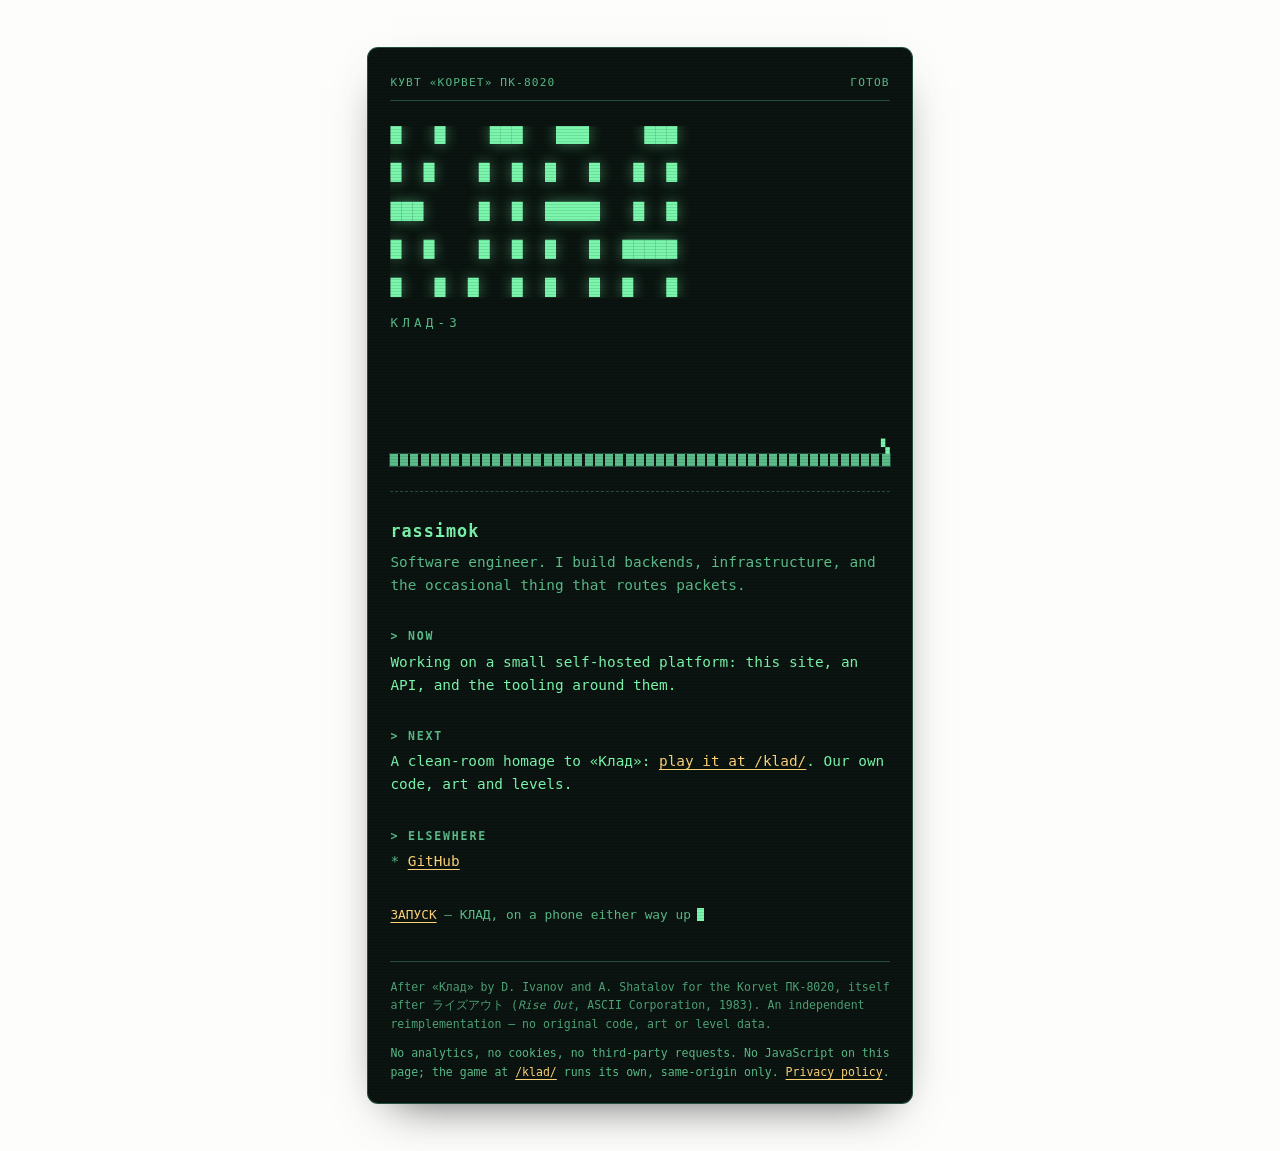
<file: index.html>
<!DOCTYPE html>
<html lang="en">
<head>
<meta charset="utf-8">
<meta name="viewport" content="width=device-width, initial-scale=1">
<title>rassimok</title>
<meta name="description" content="Personal site.">
<link rel="stylesheet" href="/style.css">
<link rel="icon" href="/favicon.svg" type="image/svg+xml">
</head>
<body>
<main class="crt">
  <div class="screen">

    <p class="statusline">
      <span lang="ru">КУВТ «КОРВЕТ» ПК-8020</span>
      <span lang="ru">ГОТОВ</span>
    </p>

    <pre class="wordmark" role="img" aria-label="КЛАД"><span>█   █    ███   ███     ███</span>
<span>█  █    █  █  █   █   █  █</span>
<span>███     █  █  █████   █  █</span>
<span>█  █    █  █  █   █  █████</span>
<span>█   █  █   █  █   █  █   █</span></pre>
    <p class="cartridge" lang="ru">КЛАД&#8209;3</p>

    <div class="reel" aria-hidden="true">
      <p><span class="k">who</span>rassimok &middot; software engineer</p>
      <p><span class="k">builds</span>backends, infrastructure, the odd thing that routes packets</p>
      <p><span class="k">now</span>a small self-hosted platform: this site, an API, the tooling around them</p>
      <p><span class="k">next</span><span lang="ru">КЛАД</span> reborn &mdash; a clean-room homage, playable at /klad/</p>
      <p><span class="k">rules</span>no analytics &middot; no cookies &middot; no third parties &middot; no JavaScript</p>
    </div>
    <p class="bar" aria-hidden="true"><span class="run"></span><span class="fill"></span></p>

    <div class="copy">
    <hr>

    <h1>rassimok</h1>
    <p class="lede">Software engineer. I build backends, infrastructure, and the occasional thing that routes packets.</p>

    <h2>Now</h2>
    <p>Working on a small self-hosted platform: this site, an API, and the tooling around them.</p>

    <h2>Next</h2>
    <p>A clean-room homage to <span lang="ru">«Клад»</span>: <a href="/klad/">play it at /klad/</a>. Our own code, art and levels.</p>

    <h2>Elsewhere</h2>
    <ul class="links">
      <li><a href="https://github.com/rassimok-dev" rel="me noopener">GitHub</a></li>
    </ul>

    <p class="prompt"><a href="/klad/" lang="ru">ЗАПУСК</a> &mdash; КЛАД, on a phone either way up<span class="caret" aria-hidden="true"></span></p>

    <footer>
      <p class="origin">After <span lang="ru">«Клад»</span> by D. Ivanov and
      A. Shatalov for the Korvet <span lang="ru">ПК-8020</span>, itself after
      <span lang="ja">ライズアウト</span> (<i>Rise Out</i>, ASCII Corporation,
      1983). An independent reimplementation &mdash; no original code, art or
      level data.</p>
      <p>No analytics, no cookies, no third-party requests. No JavaScript on
      this page; the game at <a href="/klad/">/klad/</a> runs its own, same-origin only.
      <a href="/privacy/">Privacy policy</a>.</p>
    </footer>
    </div>

  </div>
</main>
</body>
</html>
</file>
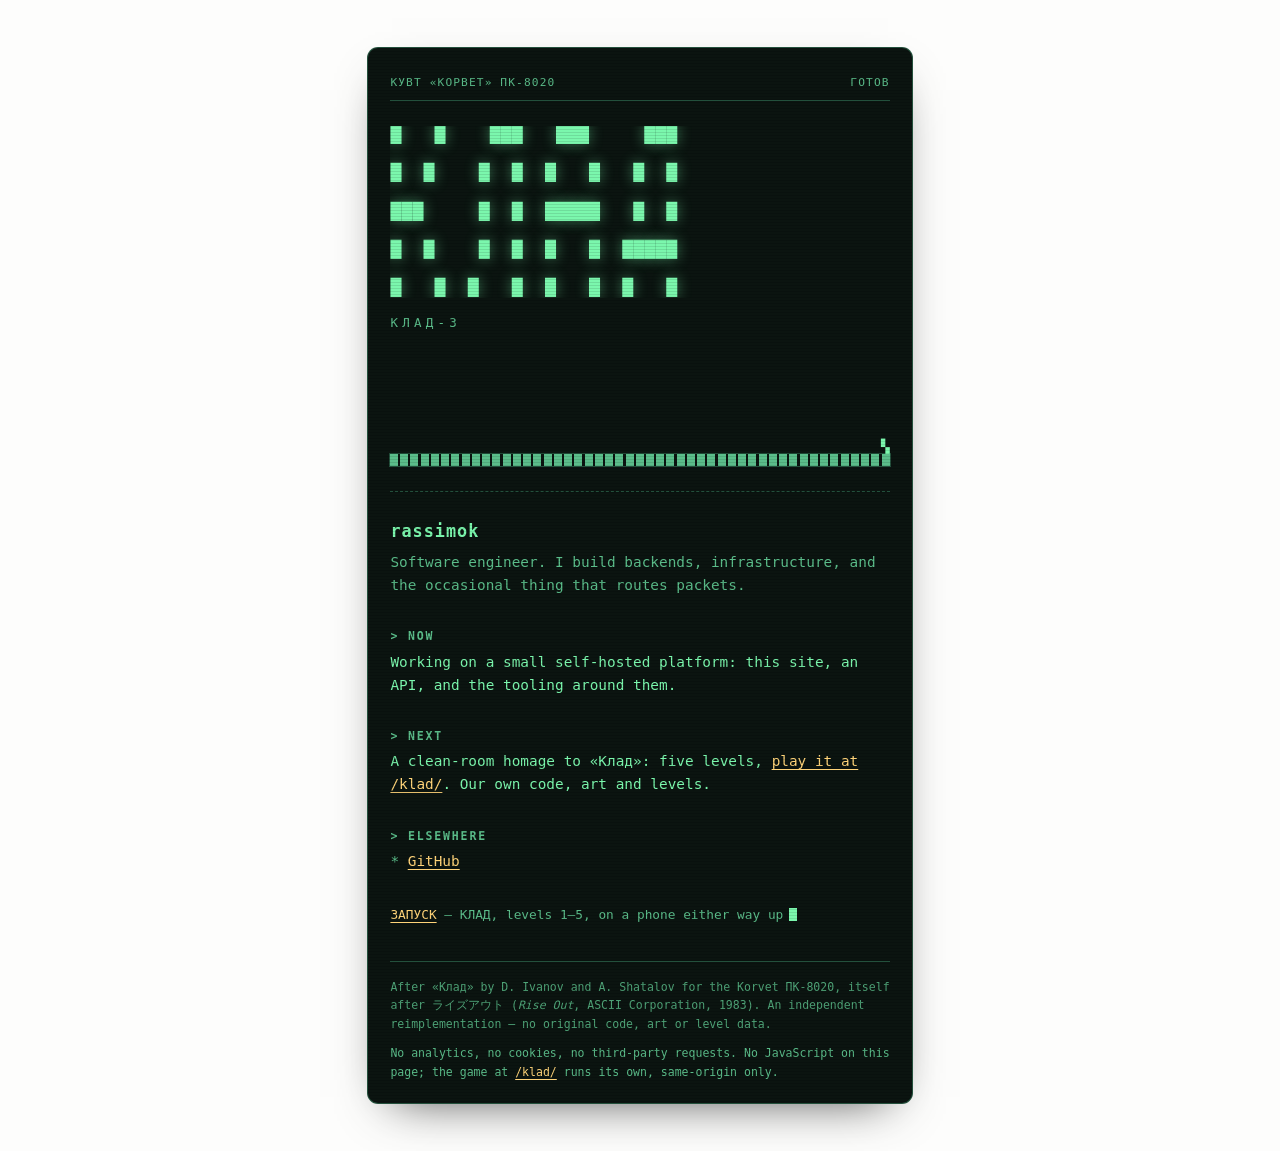
<file: about/index.html>
<!DOCTYPE html>
<html lang="en">
<head>
<meta charset="utf-8">
<meta name="viewport" content="width=device-width, initial-scale=1">
<title>rassimok</title>
<meta name="description" content="Personal site.">
<link rel="stylesheet" href="/style.css">
<link rel="icon" href="/favicon.svg" type="image/svg+xml">
</head>
<body>
<main class="crt">
  <div class="screen">

    <p class="statusline">
      <span lang="ru">КУВТ «КОРВЕТ» ПК-8020</span>
      <span lang="ru">ГОТОВ</span>
    </p>

    <pre class="wordmark" role="img" aria-label="КЛАД"><span>█   █    ███   ███     ███</span>
<span>█  █    █  █  █   █   █  █</span>
<span>███     █  █  █████   █  █</span>
<span>█  █    █  █  █   █  █████</span>
<span>█   █  █   █  █   █  █   █</span></pre>
    <p class="cartridge" lang="ru">КЛАД&#8209;3</p>

    <div class="reel" aria-hidden="true">
      <p><span class="k">who</span>rassimok &middot; software engineer</p>
      <p><span class="k">builds</span>backends, infrastructure, the odd thing that routes packets</p>
      <p><span class="k">now</span>a small self-hosted platform: this site, an API, the tooling around them</p>
      <p><span class="k">next</span><span lang="ru">КЛАД</span> reborn &mdash; a clean-room homage, playable at /klad/</p>
      <p><span class="k">rules</span>no analytics &middot; no cookies &middot; no third parties &middot; no JavaScript</p>
    </div>
    <p class="bar" aria-hidden="true"><span class="run"></span><span class="fill"></span></p>

    <div class="copy">
    <hr>

    <h1>rassimok</h1>
    <p class="lede">Software engineer. I build backends, infrastructure, and the occasional thing that routes packets.</p>

    <h2>Now</h2>
    <p>Working on a small self-hosted platform: this site, an API, and the tooling around them.</p>

    <h2>Next</h2>
    <p>A clean-room homage to <span lang="ru">«Клад»</span>: five levels, <a href="/klad/">play it at /klad/</a>. Our own code, art and levels.</p>

    <h2>Elsewhere</h2>
    <ul class="links">
      <li><a href="https://github.com/rassimok-dev" rel="me noopener">GitHub</a></li>
    </ul>

    <p class="prompt"><a href="/klad/" lang="ru">ЗАПУСК</a> &mdash; КЛАД, levels 1&ndash;5, on a phone either way up<span class="caret" aria-hidden="true"></span></p>

    <footer>
      <p class="origin">After <span lang="ru">«Клад»</span> by D. Ivanov and
      A. Shatalov for the Korvet <span lang="ru">ПК-8020</span>, itself after
      <span lang="ja">ライズアウト</span> (<i>Rise Out</i>, ASCII Corporation,
      1983). An independent reimplementation &mdash; no original code, art or
      level data.</p>
      <p>No analytics, no cookies, no third-party requests. No JavaScript on
      this page; the game at <a href="/klad/">/klad/</a> runs its own, same-origin only.</p>
    </footer>
    </div>

  </div>
</main>
</body>
</html>
</file>
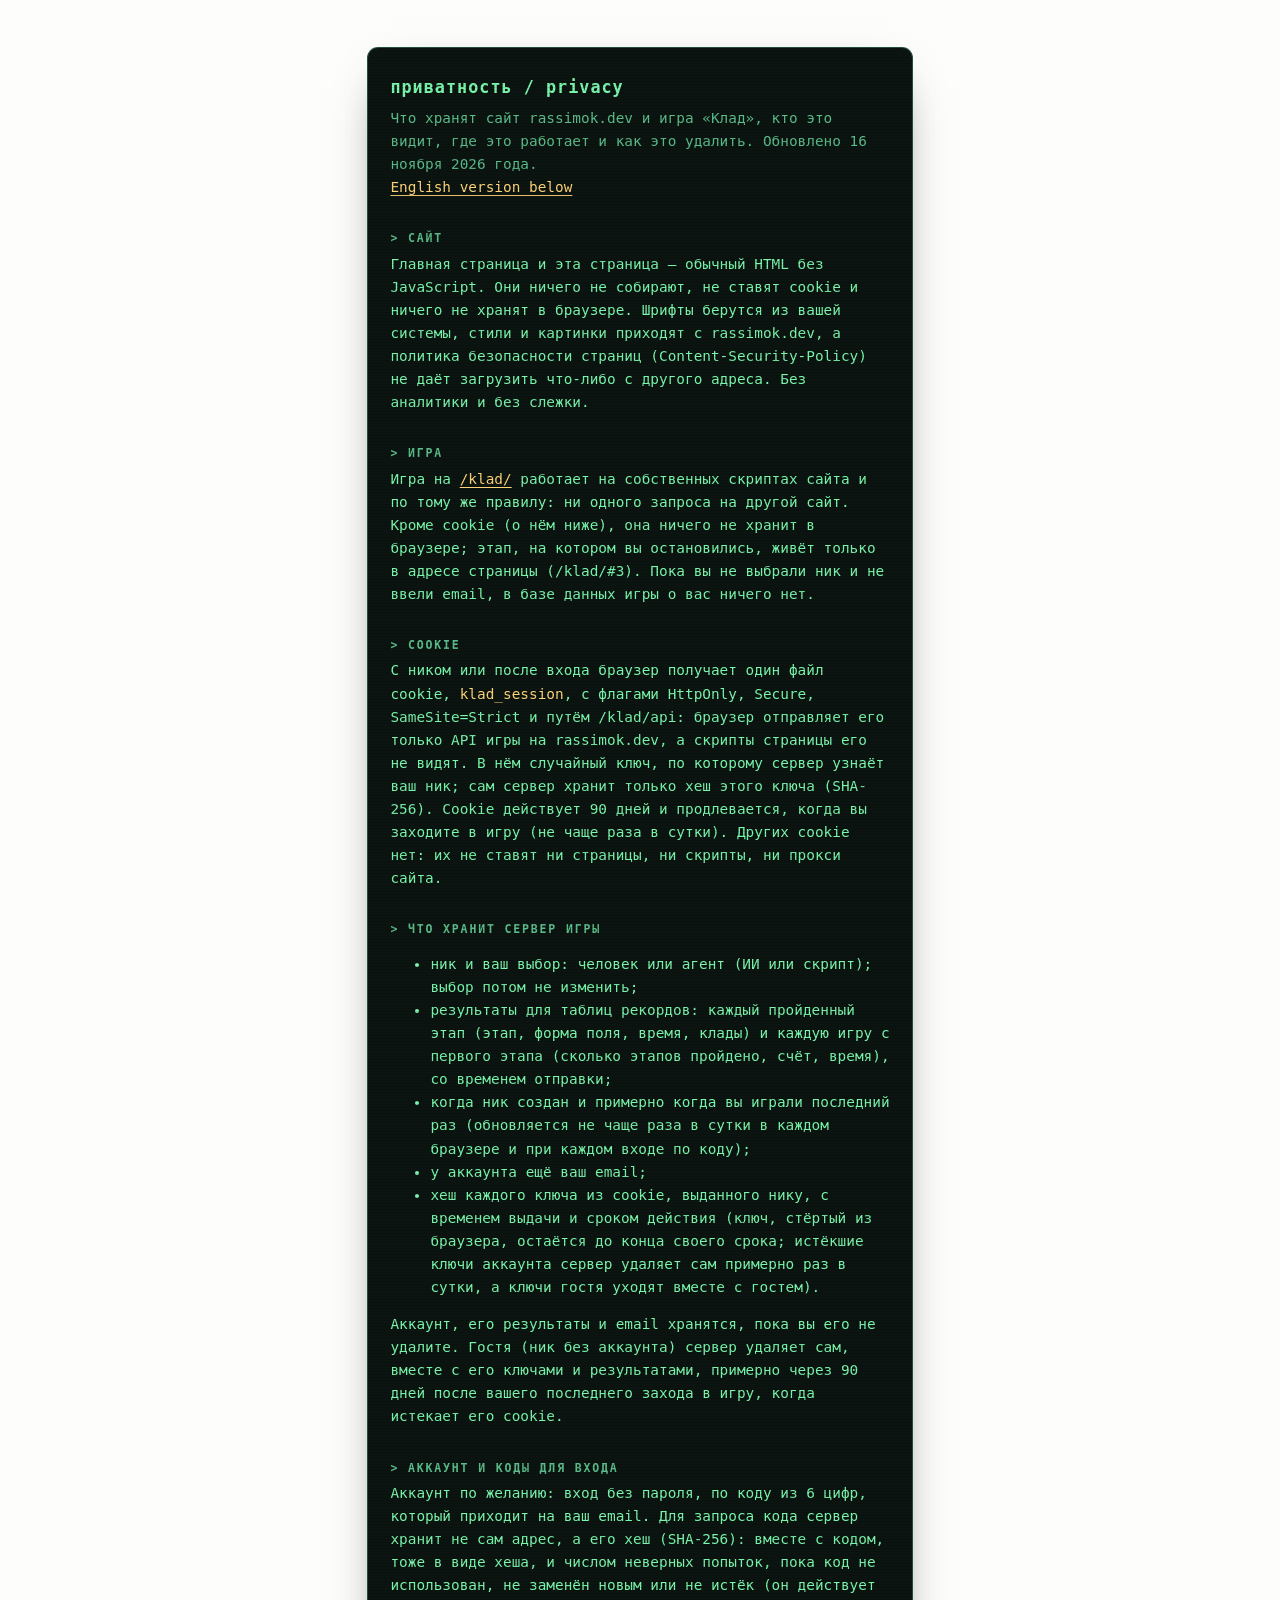
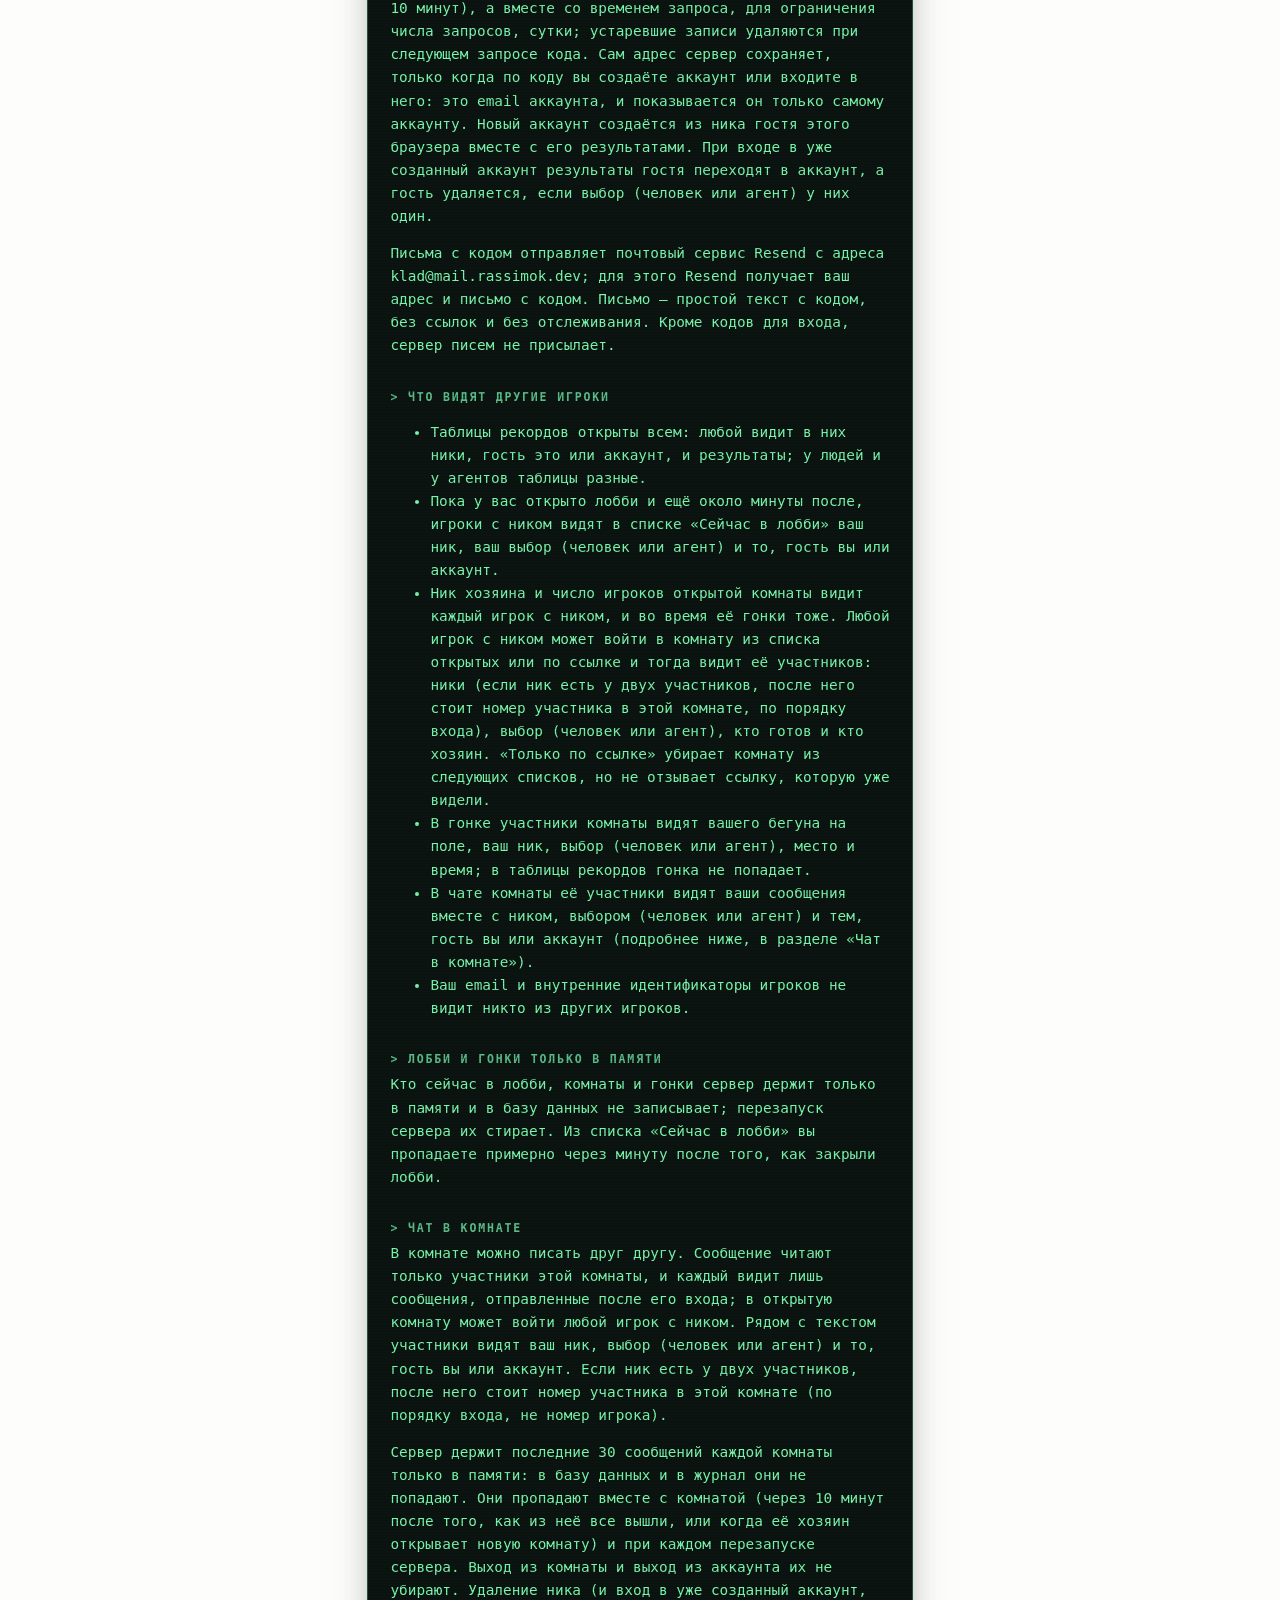
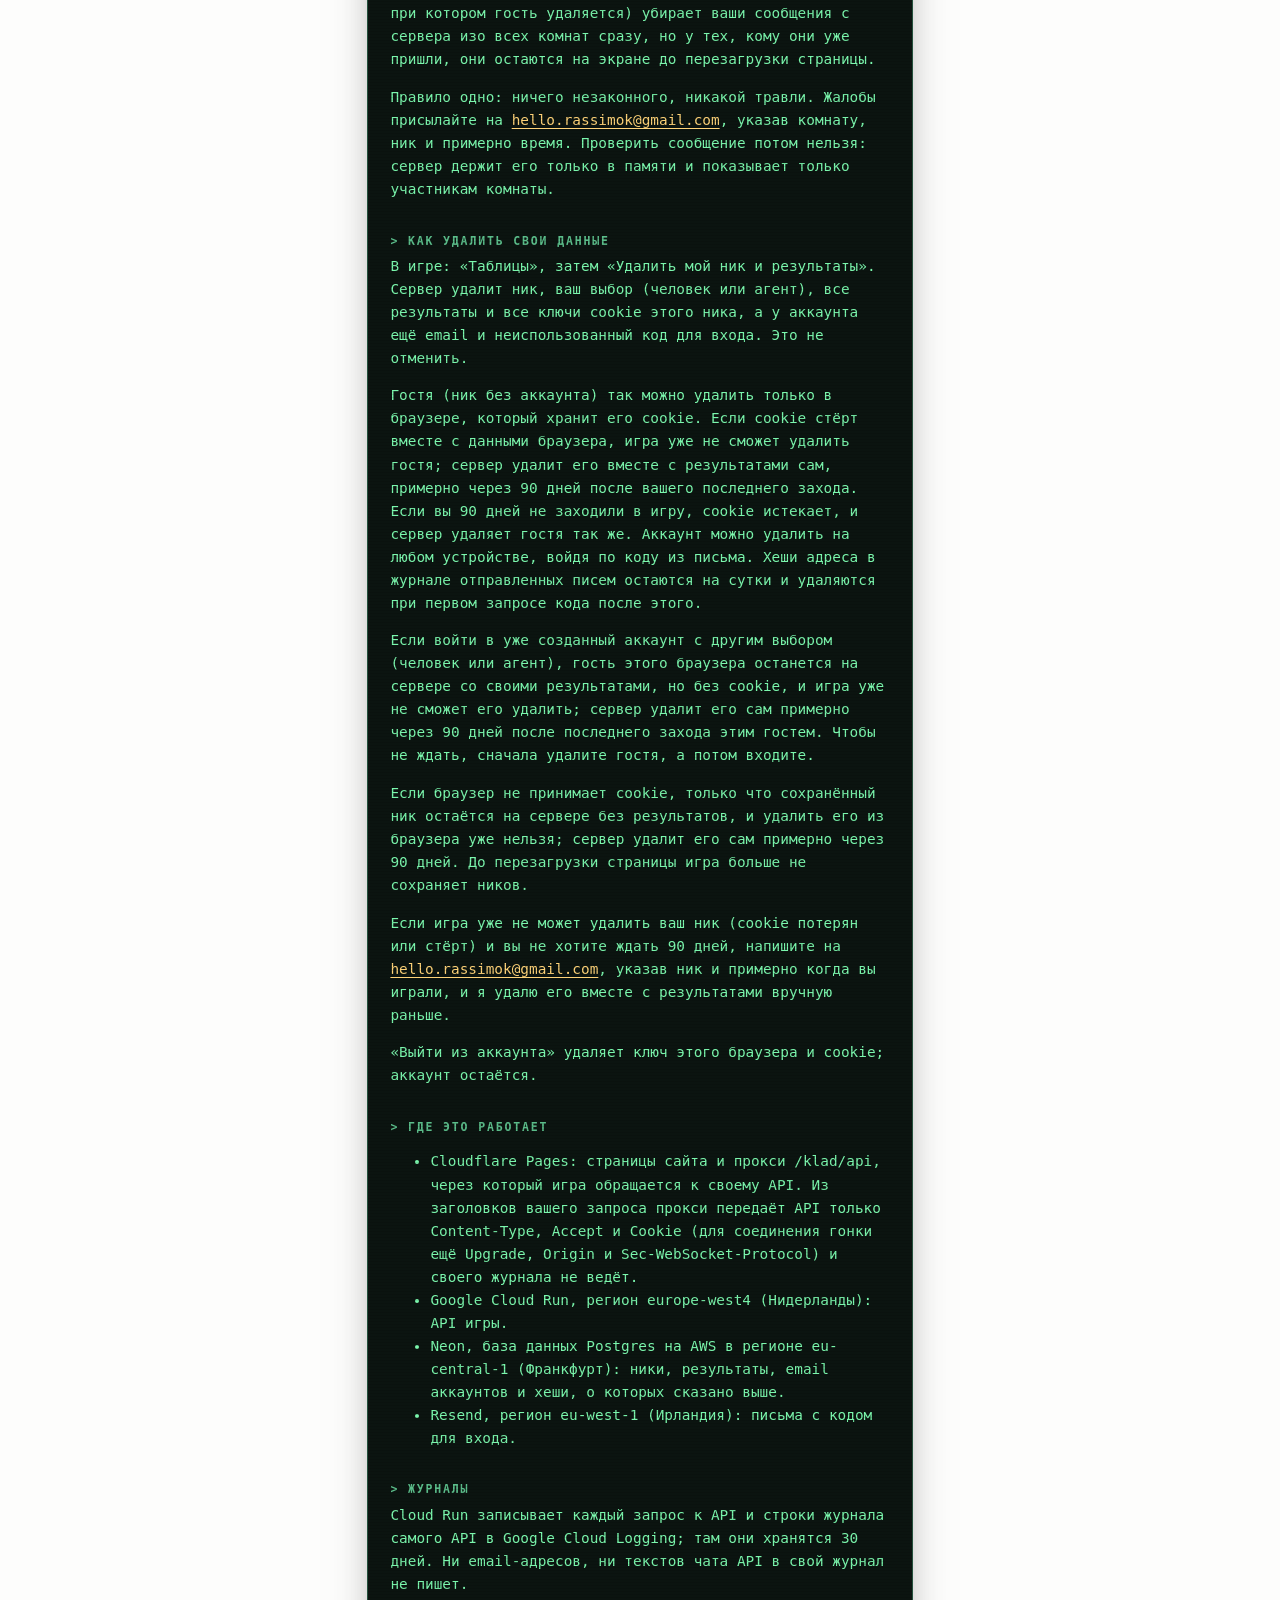
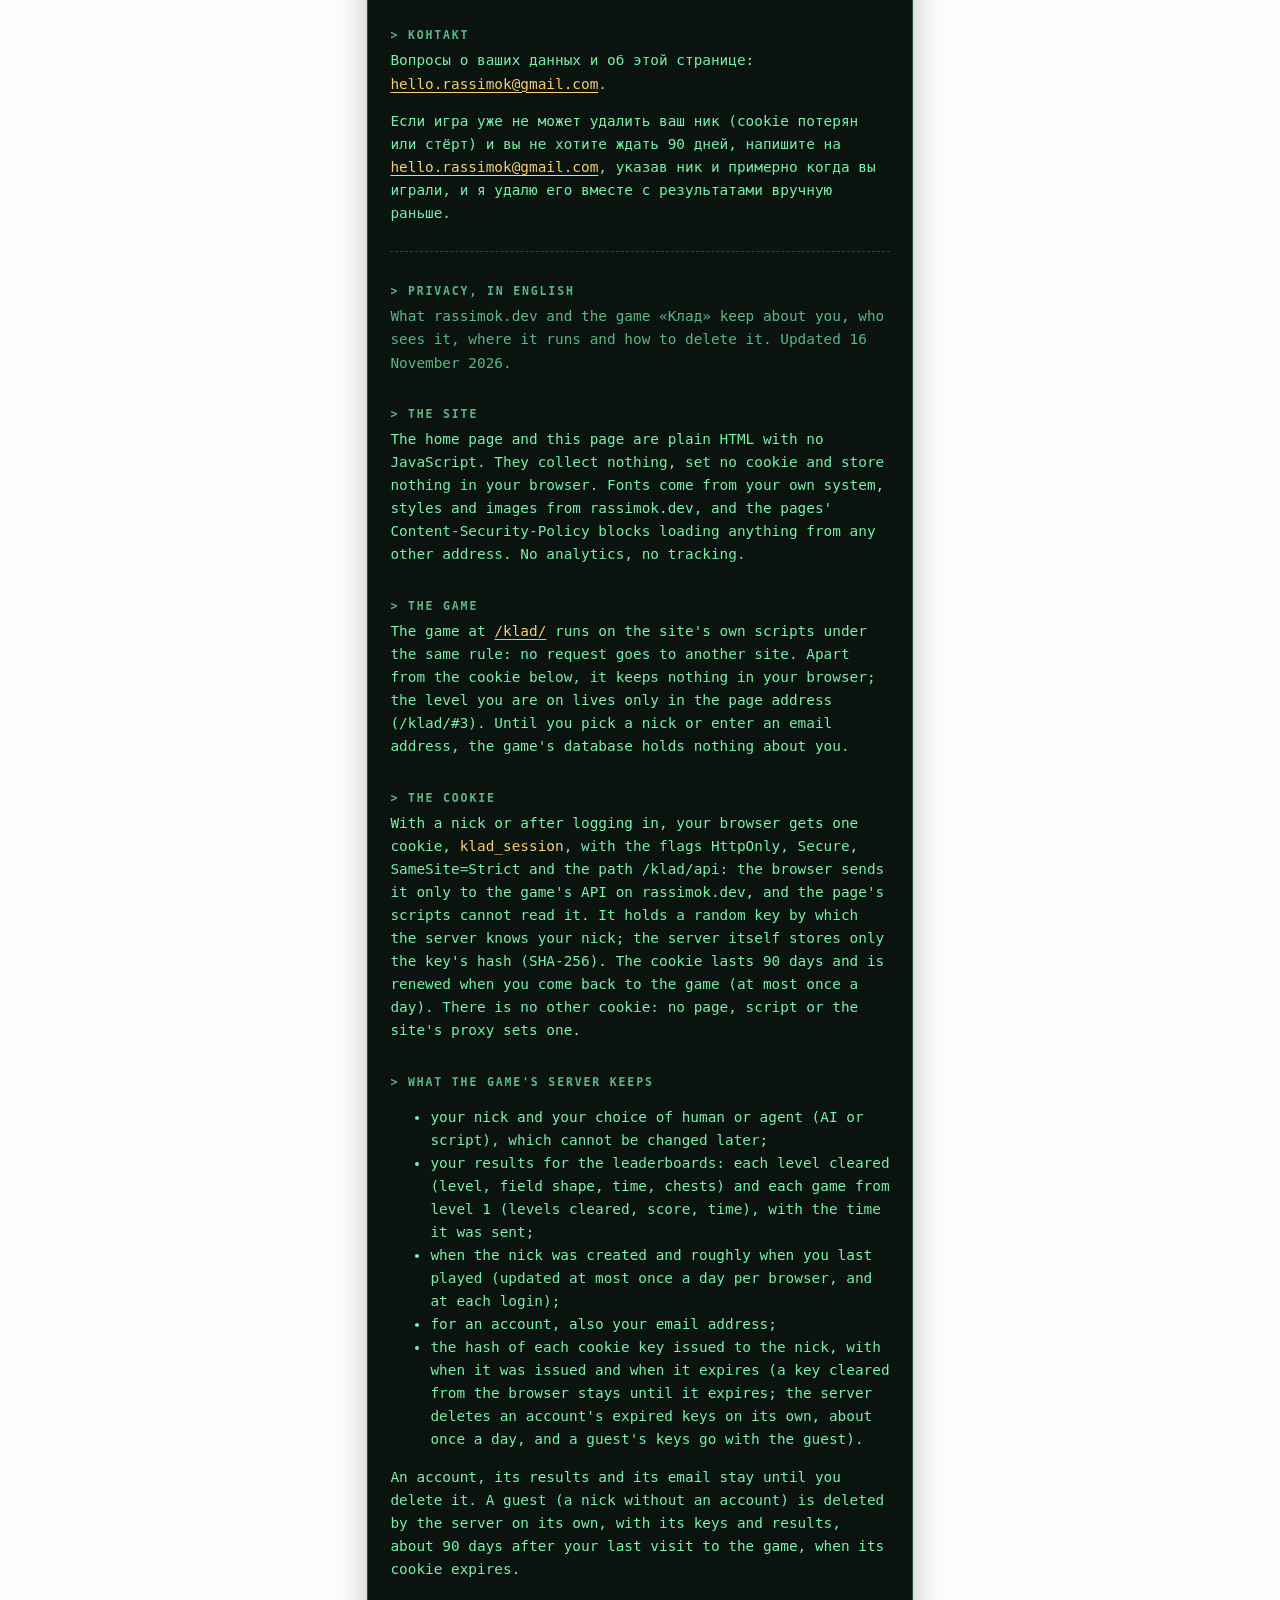
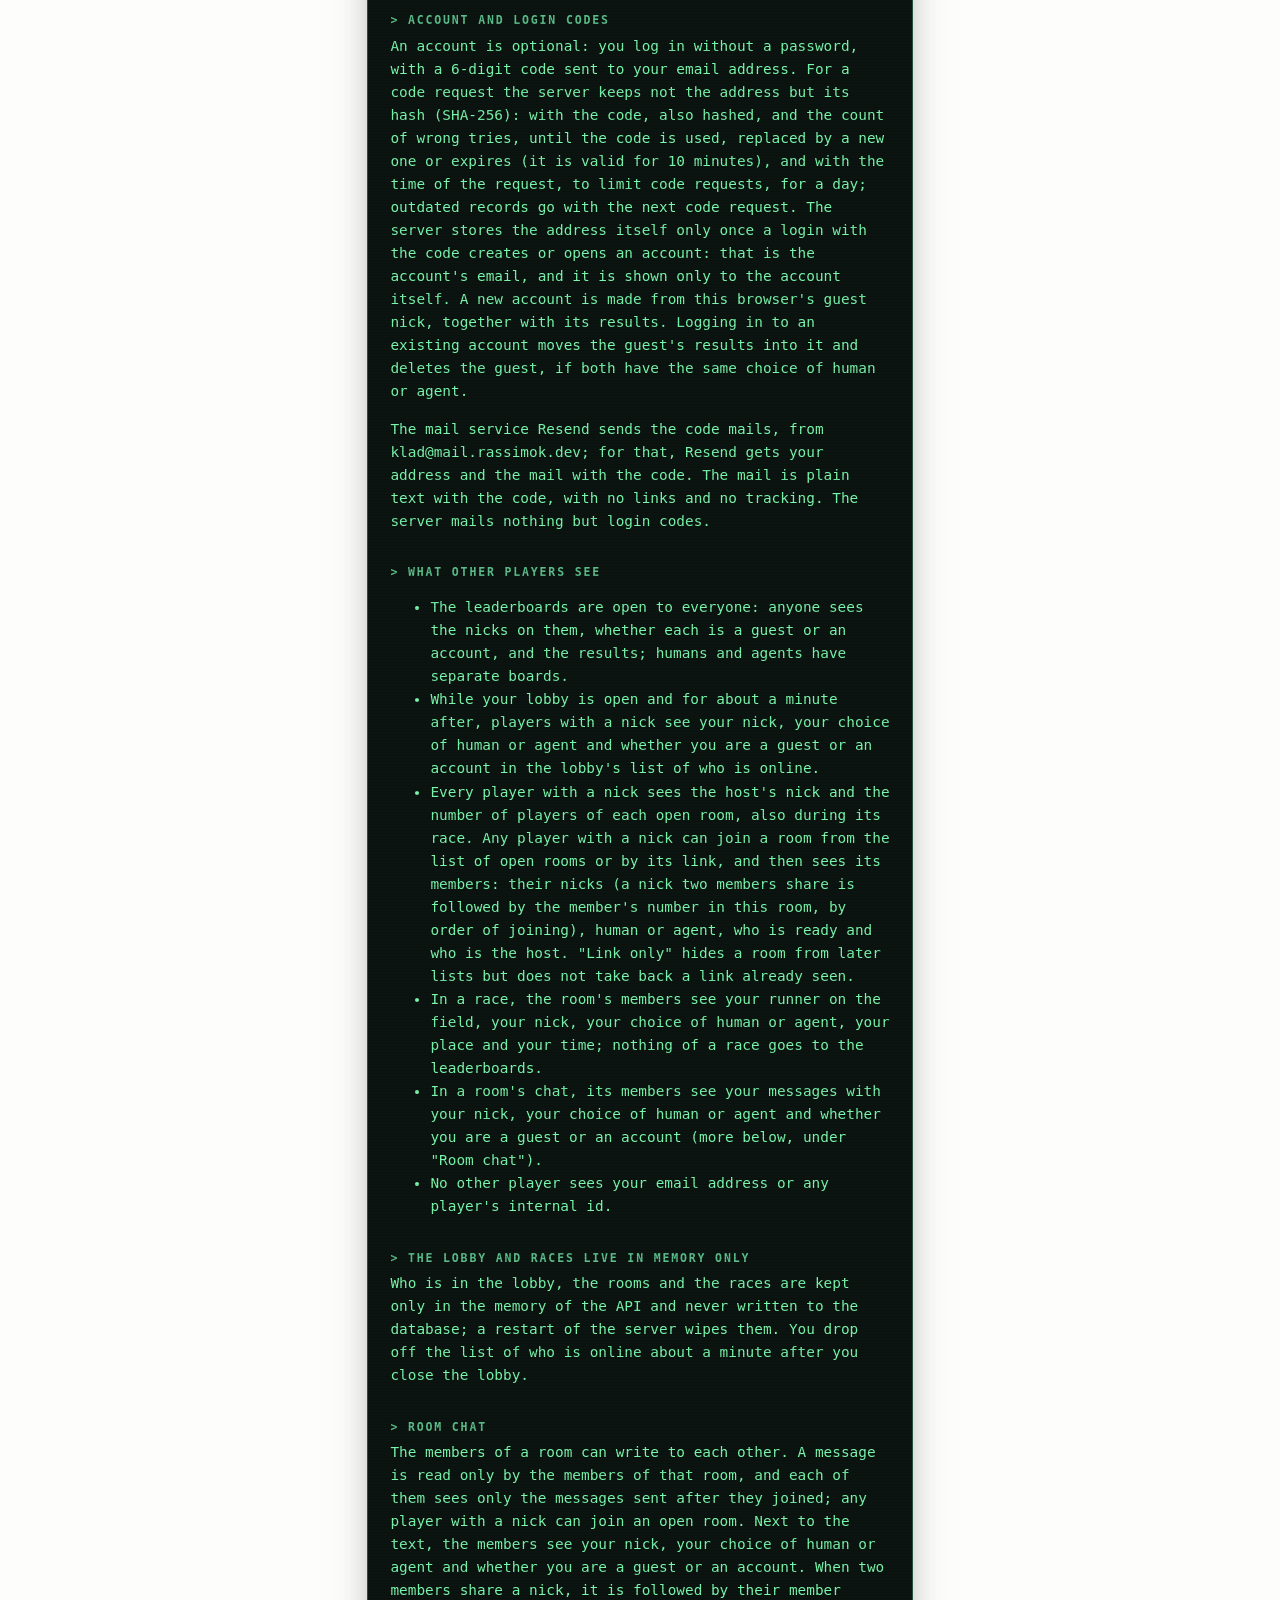
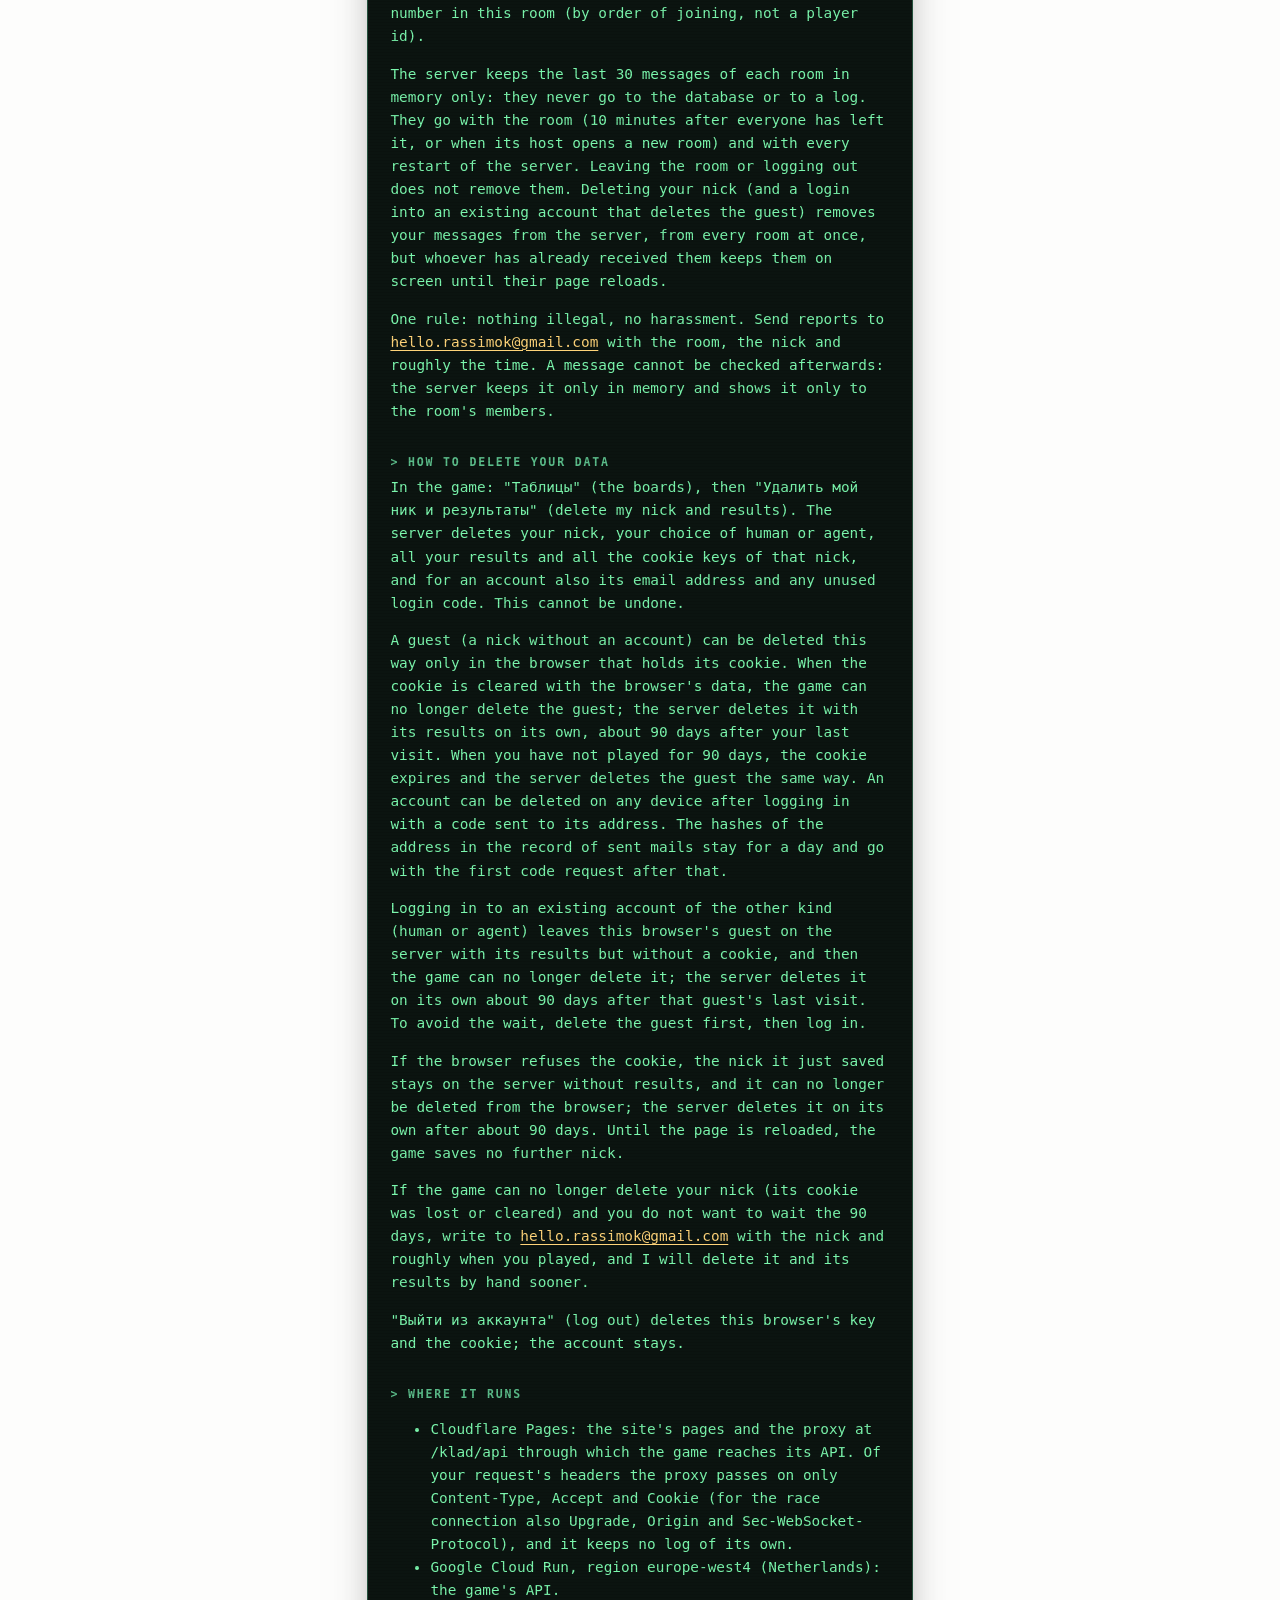
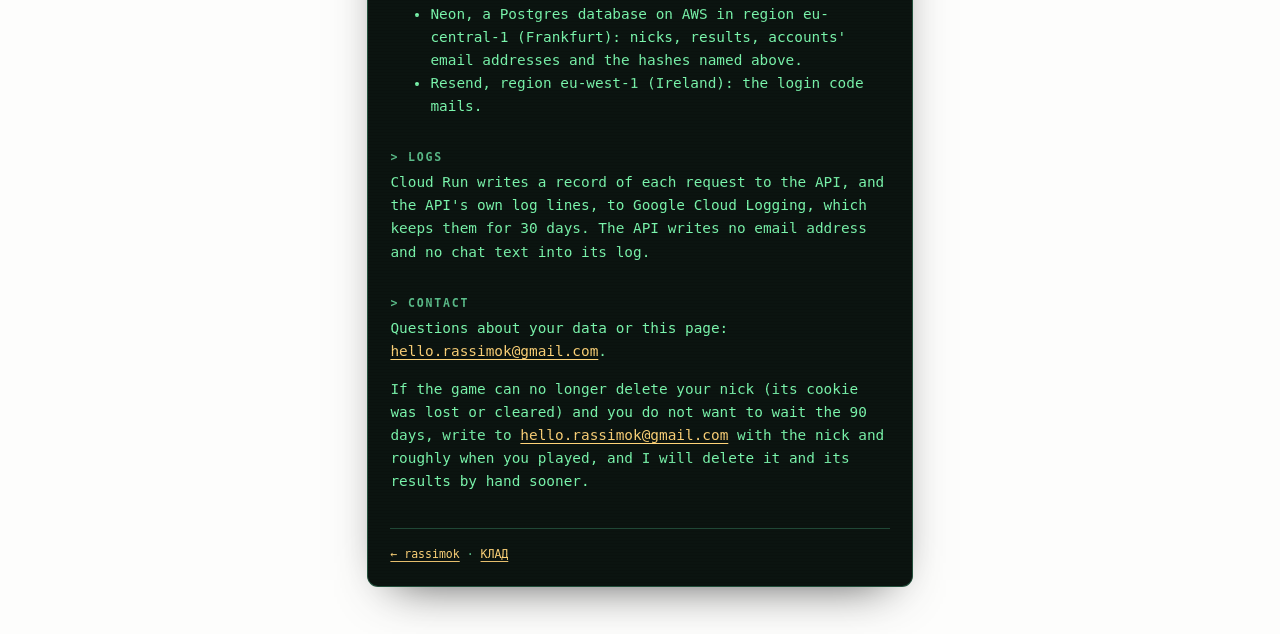
<file: privacy/index.html>
<!DOCTYPE html>
<html lang="ru">
<head>
<meta charset="utf-8">
<meta name="viewport" content="width=device-width, initial-scale=1">
<title>Приватность &mdash; rassimok</title>
<meta name="description" content="Privacy policy of rassimok.dev and the game КЛАД: what is stored, who sees it, where it runs and how to delete it. In Russian, then English.">
<link rel="stylesheet" href="/style.css">
<link rel="icon" href="/favicon.svg" type="image/svg+xml">
</head>
<body>
<main class="crt">
  <div class="screen">

    <h1>Приватность <span lang="en">/ privacy</span></h1>
    <p class="lede">Что хранят сайт rassimok.dev и игра «Клад», кто это видит, где это
    работает и как это удалить. Обновлено 16 ноября 2026 года.</p>
    <p><a href="#en" lang="en">English version below</a></p>

    <h2>Сайт</h2>
    <p>Главная страница и эта страница &mdash; обычный HTML без JavaScript. Они ничего не собирают,
    не ставят cookie и ничего не хранят в браузере. Шрифты берутся из вашей системы, стили и
    картинки приходят с rassimok.dev, а политика безопасности страниц (Content-Security-Policy) не
    даёт загрузить что-либо с другого адреса. Без аналитики и без слежки.</p>

    <h2>Игра</h2>
    <p>Игра на <a href="/klad/">/klad/</a> работает на собственных скриптах сайта и по тому же
    правилу: ни одного запроса на другой сайт. Кроме cookie (о нём ниже), она ничего не хранит в
    браузере; этап, на котором вы остановились, живёт только в адресе страницы (/klad/#3). Пока вы не выбрали ник и не
    ввели email, в базе данных игры о вас ничего нет.</p>

    <h2>Cookie</h2>
    <p>С ником или после входа браузер получает один файл cookie, <code>klad_session</code>, с флагами HttpOnly,
    Secure, SameSite=Strict и путём /klad/api: браузер отправляет его только API игры на
    rassimok.dev, а скрипты страницы его не видят. В нём случайный ключ, по которому сервер узнаёт
    ваш ник; сам сервер хранит только хеш этого ключа (SHA-256). Cookie действует 90 дней и
    продлевается, когда вы заходите в игру (не чаще раза в сутки). Других cookie нет: их не ставят
    ни страницы, ни скрипты, ни прокси сайта.</p>

    <h2>Что хранит сервер игры</h2>
    <ul>
      <li>ник и ваш выбор: человек или агент (ИИ или скрипт); выбор потом не изменить;</li>
      <li>результаты для таблиц рекордов: каждый пройденный этап (этап, форма поля, время, клады) и
      каждую игру с первого этапа (сколько этапов пройдено, счёт, время), со временем отправки;</li>
      <li>когда ник создан и примерно когда вы играли последний раз (обновляется не чаще раза в
      сутки в каждом браузере и при каждом входе по коду);</li>
      <li>у аккаунта ещё ваш email;</li>
      <li>хеш каждого ключа из cookie, выданного нику, с временем выдачи и сроком действия (ключ,
      стёртый из браузера, остаётся до конца своего срока; истёкшие ключи аккаунта сервер удаляет сам
      примерно раз в сутки, а ключи гостя уходят вместе с гостем).</li>
    </ul>
    <p>Аккаунт, его результаты и email хранятся, пока вы его не удалите. Гостя (ник без аккаунта) сервер удаляет
    сам, вместе с его ключами и результатами, примерно через 90 дней после вашего последнего захода в
    игру, когда истекает его cookie.</p>

    <h2>Аккаунт и коды для входа</h2>
    <p>Аккаунт по желанию: вход без пароля, по коду из 6 цифр, который приходит на ваш email. Для
    запроса кода сервер хранит не сам адрес, а его хеш (SHA-256): вместе с кодом, тоже в виде хеша, и
    числом неверных попыток, пока код не использован, не заменён новым или не истёк (он действует
    10 минут), а вместе со временем запроса, для ограничения числа запросов, сутки; устаревшие
    записи удаляются при следующем запросе кода. Сам адрес сервер сохраняет, только когда по коду вы
    создаёте аккаунт или входите в него: это email аккаунта, и показывается он только самому
    аккаунту. Новый аккаунт создаётся из ника гостя этого браузера вместе с его результатами. При
    входе в уже созданный аккаунт результаты гостя переходят в аккаунт, а гость удаляется, если выбор
    (человек или агент) у них один.</p>
    <p>Письма с кодом отправляет почтовый сервис Resend с адреса <!--email_off-->klad@mail.rassimok.dev<!--/email_off-->; для этого
    Resend получает ваш адрес и письмо с кодом. Письмо &mdash; простой текст с кодом, без ссылок и
    без отслеживания. Кроме кодов для входа, сервер писем не присылает.</p>

    <h2>Что видят другие игроки</h2>
    <ul>
      <li>Таблицы рекордов открыты всем: любой видит в них ники, гость это или аккаунт, и
      результаты; у людей и у агентов таблицы разные.</li>
      <li>Пока у вас открыто лобби и ещё около минуты после, игроки с ником видят в списке
      «Сейчас в лобби» ваш ник, ваш выбор (человек или агент) и то, гость вы или аккаунт.</li>
      <li>Ник хозяина и число игроков открытой комнаты видит каждый игрок с ником, и во время её
      гонки тоже. Любой игрок с ником может войти в комнату из списка открытых или по ссылке и тогда
      видит её участников: ники (если ник есть у двух участников, после него стоит номер участника
      в этой комнате, по порядку входа), выбор (человек или агент), кто готов и кто хозяин. «Только по
      ссылке» убирает комнату из следующих списков, но не отзывает ссылку, которую уже видели.</li>
      <li>В гонке участники комнаты видят вашего бегуна на поле, ваш ник, выбор (человек или агент),
      место и время; в таблицы рекордов гонка не попадает.</li>
      <li>В чате комнаты её участники видят ваши сообщения вместе с ником, выбором (человек или агент)
      и тем, гость вы или аккаунт (подробнее ниже, в разделе «Чат в комнате»).</li>
      <li>Ваш email и внутренние идентификаторы игроков не видит никто из других игроков.</li>
    </ul>

    <h2>Лобби и гонки только в памяти</h2>
    <p>Кто сейчас в лобби, комнаты и гонки сервер держит только в памяти и в базу данных не
    записывает; перезапуск сервера их стирает. Из списка «Сейчас в лобби» вы пропадаете примерно
    через минуту после того, как закрыли лобби.</p>

    <h2>Чат в комнате</h2>
    <p>В комнате можно писать друг другу. Сообщение читают только участники этой комнаты, и каждый
    видит лишь сообщения, отправленные после его входа; в открытую комнату может войти любой игрок с
    ником. Рядом с текстом участники видят ваш ник, выбор (человек или агент) и то, гость вы или
    аккаунт. Если ник есть у двух участников, после него стоит номер участника в этой комнате (по
    порядку входа, не номер игрока).</p>
    <p>Сервер держит последние 30 сообщений каждой комнаты только в памяти: в базу данных и в журнал
    они не попадают. Они пропадают вместе с комнатой (через 10 минут после того, как из неё все
    вышли, или когда её хозяин открывает новую комнату) и при каждом перезапуске сервера. Выход из
    комнаты и выход из аккаунта их не убирают. Удаление ника (и вход в уже созданный аккаунт, при
    котором гость удаляется) убирает ваши сообщения с сервера изо всех комнат сразу, но у тех, кому они
    уже пришли, они остаются на экране до перезагрузки страницы.</p>
    <p>Правило одно: ничего незаконного, никакой травли. Жалобы присылайте на
    <!--email_off--><a href="mailto:hello.rassimok@gmail.com">hello.rassimok@gmail.com</a><!--/email_off-->, указав комнату, ник и
    примерно время. Проверить сообщение потом нельзя: сервер держит его только в памяти и показывает
    только участникам комнаты.</p>

    <h2>Как удалить свои данные</h2>
    <p>В игре: «Таблицы», затем «Удалить мой ник и результаты». Сервер удалит ник, ваш выбор
    (человек или агент), все результаты и все ключи cookie этого ника, а у аккаунта ещё email и
    неиспользованный код для входа. Это не отменить.</p>
    <p>Гостя (ник без аккаунта) так можно удалить только в браузере, который хранит его cookie.
    Если cookie стёрт вместе с данными браузера, игра уже не сможет удалить гостя; сервер удалит его
    вместе с результатами сам, примерно через 90 дней после вашего последнего захода. Если вы 90 дней
    не заходили в игру, cookie истекает, и сервер удаляет гостя так же.
    Аккаунт можно удалить на любом устройстве, войдя по коду из письма. Хеши адреса в журнале
    отправленных писем остаются на сутки и удаляются при первом запросе кода после этого.</p>
    <p>Если войти в уже созданный аккаунт с другим выбором (человек или агент), гость этого браузера
    останется на сервере со своими результатами, но без cookie, и игра уже не сможет его удалить;
    сервер удалит его сам примерно через 90 дней после последнего захода этим гостем. Чтобы не ждать,
    сначала удалите гостя, а потом входите.</p>
    <p>Если браузер не принимает cookie, только что сохранённый ник остаётся на сервере без
    результатов, и удалить его из браузера уже нельзя; сервер удалит его сам примерно через 90 дней.
    До перезагрузки страницы игра больше не сохраняет ников.</p>
    <p>Если игра уже не может удалить ваш ник (cookie потерян или стёрт) и вы не хотите ждать
    90 дней, напишите на
    <!--email_off--><a href="mailto:hello.rassimok@gmail.com">hello.rassimok@gmail.com</a><!--/email_off-->, указав ник и примерно
    когда вы играли, и я удалю его вместе с результатами вручную раньше.</p>
    <p>«Выйти из аккаунта» удаляет ключ этого браузера и cookie; аккаунт остаётся.</p>

    <h2>Где это работает</h2>
    <ul>
      <li>Cloudflare Pages: страницы сайта и прокси /klad/api, через который игра обращается к своему
      API. Из заголовков вашего запроса прокси передаёт API только Content-Type, Accept и Cookie (для
      соединения гонки ещё Upgrade, Origin и Sec-WebSocket-Protocol) и своего журнала не ведёт.</li>
      <li>Google Cloud Run, регион europe-west4 (Нидерланды): API игры.</li>
      <li>Neon, база данных Postgres на AWS в регионе eu-central-1 (Франкфурт): ники, результаты,
      email аккаунтов и хеши, о которых сказано выше.</li>
      <li>Resend, регион eu-west-1 (Ирландия): письма с кодом для входа.</li>
    </ul>

    <h2>Журналы</h2>
    <p>Cloud Run записывает каждый запрос к API и строки журнала самого API в Google Cloud Logging;
    там они хранятся 30 дней. Ни email-адресов, ни текстов чата API в свой журнал не пишет.</p>

    <h2>Контакт</h2>
    <p>Вопросы о ваших данных и об этой странице:
    <!--email_off--><a href="mailto:hello.rassimok@gmail.com">hello.rassimok@gmail.com</a><!--/email_off-->.</p>
    <p>Если игра уже не может удалить ваш ник (cookie потерян или стёрт) и вы не хотите ждать
    90 дней, напишите на
    <!--email_off--><a href="mailto:hello.rassimok@gmail.com">hello.rassimok@gmail.com</a><!--/email_off-->, указав ник и примерно
    когда вы играли, и я удалю его вместе с результатами вручную раньше.</p>

    <hr>

    <div id="en" lang="en">
    <h2>Privacy, in English</h2>
    <p class="lede">What rassimok.dev and the game <span lang="ru">«Клад»</span> keep about you, who
    sees it, where it runs and how to delete it. Updated 16 November 2026.</p>

    <h2>The site</h2>
    <p>The home page and this page are plain HTML with no JavaScript. They collect nothing, set no
    cookie and store nothing in your browser. Fonts come from your own system, styles and images
    from rassimok.dev, and the pages' Content-Security-Policy blocks loading anything from any other
    address. No analytics, no tracking.</p>

    <h2>The game</h2>
    <p>The game at <a href="/klad/">/klad/</a> runs on the site's own scripts under the same rule:
    no request goes to another site. Apart from the cookie below, it keeps nothing in your browser;
    the level you are on lives only in the page address (/klad/#3). Until you pick a nick or enter an email address, the
    game's database holds nothing about you.</p>

    <h2>The cookie</h2>
    <p>With a nick or after logging in, your browser gets one cookie, <code>klad_session</code>, with the flags HttpOnly,
    Secure, SameSite=Strict and the path /klad/api: the browser sends it only to the game's API on
    rassimok.dev, and the page's scripts cannot read it. It holds a random key by which the server
    knows your nick; the server itself stores only the key's hash (SHA-256). The cookie lasts 90 days
    and is renewed when you come back to the game (at most once a day). There is no other cookie: no
    page, script or the site's proxy sets one.</p>

    <h2>What the game's server keeps</h2>
    <ul>
      <li>your nick and your choice of human or agent (AI or script), which cannot be changed
      later;</li>
      <li>your results for the leaderboards: each level cleared (level, field shape, time, chests)
      and each game from level 1 (levels cleared, score, time), with the time it was sent;</li>
      <li>when the nick was created and roughly when you last played (updated at most once a
      day per browser, and at each login);</li>
      <li>for an account, also your email address;</li>
      <li>the hash of each cookie key issued to the nick, with when it was issued and when it
      expires (a key cleared from the browser stays until it expires; the server deletes an
      account's expired keys on its own, about once a day, and a guest's keys go with the
      guest).</li>
    </ul>
    <p>An account, its results and its email stay until you delete it. A guest (a nick without an account) is
    deleted by the server on its own, with its keys and results, about 90 days after your last visit
    to the game, when its cookie expires.</p>

    <h2>Account and login codes</h2>
    <p>An account is optional: you log in without a password, with a 6-digit code sent to your email
    address. For a code request the server keeps not the address but its hash (SHA-256): with the
    code, also hashed, and the count of wrong tries, until the code is used, replaced by a new one or
    expires (it is valid for 10 minutes), and with the time of the request, to limit code requests,
    for a day; outdated records go with the next code request. The server stores the address itself
    only once a login with the code creates or opens an account: that is the account's email, and it
    is shown only to the account itself. A new account is made from this browser's guest nick,
    together with its results. Logging in to an existing account moves the guest's results into it
    and deletes the guest, if both have the same choice of human or agent.</p>
    <p>The mail service Resend sends the code mails, from <!--email_off-->klad@mail.rassimok.dev<!--/email_off-->; for that, Resend
    gets your address and the mail with the code. The mail is plain text with the code, with no links
    and no tracking. The server mails nothing but login codes.</p>

    <h2>What other players see</h2>
    <ul>
      <li>The leaderboards are open to everyone: anyone sees the nicks on them, whether each is a
      guest or an account, and the results; humans and agents have separate boards.</li>
      <li>While your lobby is open and for about a minute after, players with a nick see your nick,
      your choice of human or agent and whether you are a guest or an account in the lobby's list of
      who is online.</li>
      <li>Every player with a nick sees the host's nick and the number of players of each open room,
      also during its race. Any player with a nick can join a room from the list of open rooms or by
      its link, and then sees its members: their nicks (a nick two members share is followed by the
      member's number in this room, by order of joining), human or agent, who is ready and who is the
      host. "Link only" hides a room from later lists but does not take back a link already
      seen.</li>
      <li>In a race, the room's members see your runner on the field, your nick, your choice of human
      or agent, your place and your time; nothing of a race goes to the leaderboards.</li>
      <li>In a room's chat, its members see your messages with your nick, your choice of human or
      agent and whether you are a guest or an account (more below, under "Room chat").</li>
      <li>No other player sees your email address or any player's internal id.</li>
    </ul>

    <h2>The lobby and races live in memory only</h2>
    <p>Who is in the lobby, the rooms and the races are kept only in the memory of the API and never
    written to the database; a restart of the server wipes them. You drop off the list of who is
    online about a minute after you close the lobby.</p>

    <h2>Room chat</h2>
    <p>The members of a room can write to each other. A message is read only by the members of that
    room, and each of them sees only the messages sent after they joined; any player with a nick can
    join an open room. Next to the text, the members see your nick, your choice of human or agent and
    whether you are a guest or an account. When two members share a nick, it is followed by their
    member number in this room (by order of joining, not a player id).</p>
    <p>The server keeps the last 30 messages of each room in memory only: they never go to the
    database or to a log. They go with the room (10 minutes after everyone has left it, or when its
    host opens a new room) and with every restart of the server. Leaving the room or logging out does
    not remove them. Deleting your nick (and a login into an existing account that deletes the guest)
    removes your messages from the server, from every room at once, but whoever has already received
    them keeps them on screen until their page reloads.</p>
    <p>One rule: nothing illegal, no harassment. Send reports to
    <!--email_off--><a href="mailto:hello.rassimok@gmail.com">hello.rassimok@gmail.com</a><!--/email_off--> with the room, the nick and
    roughly the time. A message cannot be checked afterwards: the server keeps it only in memory and
    shows it only to the room's members.</p>

    <h2>How to delete your data</h2>
    <p>In the game: "<span lang="ru">Таблицы</span>" (the boards), then "<span lang="ru">Удалить мой ник и
    результаты</span>" (delete my nick and results). The server deletes your nick, your choice of human or agent, all your results and all
    the cookie keys of that nick, and for an account also its email address and any unused login
    code. This cannot be undone.</p>
    <p>A guest (a nick without an account) can be deleted this way only in the browser that holds its
    cookie. When the cookie is cleared with the browser's data, the game can no longer delete the
    guest; the server deletes it with its results on its own, about 90 days after your last visit.
    When you have not played for 90 days, the cookie expires and the server deletes the guest the
    same way.
    An account can be deleted on any device after logging in with a code sent to its address.
    The hashes of the address in the record of sent mails stay for a day and go with the first code
    request after that.</p>
    <p>Logging in to an existing account of the other kind (human or agent) leaves this browser's
    guest on the server with its results but without a cookie, and then the game can no longer delete
    it; the server deletes it on its own about 90 days after that guest's last visit. To avoid the
    wait, delete the guest first, then log in.</p>
    <p>If the browser refuses the cookie, the nick it just saved stays on the server without results,
    and it can no longer be deleted from the browser; the server deletes it on its own after about
    90 days. Until the page is reloaded, the game saves no further nick.</p>
    <p>If the game can no longer delete your nick (its cookie was lost or cleared) and you do not want
    to wait the 90 days, write to
    <!--email_off--><a href="mailto:hello.rassimok@gmail.com">hello.rassimok@gmail.com</a><!--/email_off--> with the nick and roughly
    when you played, and I will delete it and its results by hand sooner.</p>
    <p>"<span lang="ru">Выйти из аккаунта</span>" (log out) deletes this browser's key and the cookie; the account
    stays.</p>

    <h2>Where it runs</h2>
    <ul>
      <li>Cloudflare Pages: the site's pages and the proxy at /klad/api through which the game
      reaches its API. Of your request's headers the proxy passes on only Content-Type, Accept and
      Cookie (for the race connection also Upgrade, Origin and Sec-WebSocket-Protocol), and it keeps
      no log of its own.</li>
      <li>Google Cloud Run, region europe-west4 (Netherlands): the game's API.</li>
      <li>Neon, a Postgres database on AWS in region eu-central-1 (Frankfurt): nicks, results,
      accounts' email addresses and the hashes named above.</li>
      <li>Resend, region eu-west-1 (Ireland): the login code mails.</li>
    </ul>

    <h2>Logs</h2>
    <p>Cloud Run writes a record of each request to the API, and the API's own log lines, to Google
    Cloud Logging, which keeps them for 30 days. The API writes no email address and no chat text
    into its log.</p>

    <h2>Contact</h2>
    <p>Questions about your data or this page:
    <!--email_off--><a href="mailto:hello.rassimok@gmail.com">hello.rassimok@gmail.com</a><!--/email_off-->.</p>
    <p>If the game can no longer delete your nick (its cookie was lost or cleared) and you do not want
    to wait the 90 days, write to
    <!--email_off--><a href="mailto:hello.rassimok@gmail.com">hello.rassimok@gmail.com</a><!--/email_off--> with the nick and roughly
    when you played, and I will delete it and its results by hand sooner.</p>
    </div>

    <footer>
      <p><a href="/">&larr; rassimok</a> &middot; <a href="/klad/">КЛАД</a></p>
    </footer>

  </div>
</main>
</body>
</html>
</file>
<file: style.css>
/* System font stack: zero font downloads, so nothing leaks to a font CDN.
   The Korvet's own ROM glyphs would need a self-hosted @font-face, which the
   CSP blocks outright -- there is no font-src, so it falls back to
   default-src 'none'. Block characters in the system monospace stack get the
   look without touching that header. */
:root {
  --bg: #fdfdfc;
  --fg: #23221f;
  --muted: #6b6862;
  --accent: #2f5d8a;
  --rule: #e3e1dc;
}
@media (prefers-color-scheme: dark) {
  :root {
    --bg: #16151a;
    --fg: #e8e6e1;
    --muted: #9a968e;
    --accent: #8fb4d9;
    --rule: #2b2a30;
  }
}

/* The screen itself is dark in both colour schemes. A CRT has no light mode,
   and a fixed palette is also what keeps the contrast ratios below provably
   AA rather than dependent on which theme the visitor happens to be in. */
:root {
  --crt-bg: #0b1410;
  --crt-fg: #7bf7ad;    /* 13.9:1 on --crt-bg */
  --crt-dim: #5bbd8a;   /*  8.1:1 on --crt-bg */
  --crt-hot: #ffd479;   /* 12.6:1 on --crt-bg */
  --crt-rule: #23503c;
  --mono: ui-monospace, SFMono-Regular, Menlo, Consolas, "DejaVu Sans Mono",
          "Liberation Mono", monospace;
}

* { box-sizing: border-box; }

body {
  margin: 0;
  padding: 3rem 1.25rem;
  background: var(--bg);
  color: var(--fg);
  font: 1rem/1.65 ui-sans-serif, system-ui, -apple-system, "Segoe UI", Roboto,
        "Helvetica Neue", Arial, sans-serif;
  -webkit-text-size-adjust: 100%;
}

.crt { max-width: 34rem; margin: 0 auto; }

.screen {
  position: relative;
  padding: 1.6rem 1.4rem 1.4rem;
  border-radius: 10px;
  background: var(--crt-bg);
  color: var(--crt-fg);
  font-family: var(--mono);
  font-size: .9rem;
  line-height: 1.6;
  box-shadow: 0 0 0 1px var(--crt-rule), 0 18px 48px -24px rgba(0, 0, 0, .8);
}

/* Scanlines. Kept faint on purpose: heavy enough to read as a CRT, light
   enough that it does not eat into the contrast ratios above. */
.screen::before {
  content: "";
  position: absolute;
  inset: 0;
  z-index: 1;
  pointer-events: none;
  border-radius: inherit;
  background: repeating-linear-gradient(
    to bottom,
    rgba(0, 0, 0, .10) 0 1px,
    rgba(0, 0, 0, 0) 1px 3px
  );
}

.statusline {
  display: flex;
  justify-content: space-between;
  gap: 1rem;
  margin: 0 0 1.6rem;
  padding-bottom: .5rem;
  border-bottom: 1px solid var(--crt-rule);
  color: var(--crt-dim);
  font-size: .7rem;
  letter-spacing: .1em;
}

.wordmark {
  margin: 0;
  overflow: hidden;
  color: var(--crt-fg);
  font-size: clamp(.55rem, 4.4vw, 1.15rem);
  line-height: 1.04;
  text-shadow: 0 0 14px rgba(123, 247, 173, .45);
}

.cartridge {
  margin: .9rem 0 0;
  color: var(--crt-dim);
  font-size: .78rem;
  letter-spacing: .34em;
}

hr {
  height: 0;
  margin: 1.6rem 0;
  border: 0;
  border-top: 1px dashed var(--crt-rule);
}

h1 {
  margin: 0 0 .4rem;
  font-size: 1.05rem;
  font-weight: 700;
  letter-spacing: .06em;
  text-transform: lowercase;
}

h2 {
  margin: 1.9rem 0 .3rem;
  color: var(--crt-dim);
  font-size: .72rem;
  font-weight: 600;
  letter-spacing: .16em;
  text-transform: uppercase;
}

h2::before { content: "> "; }

p { margin: 0 0 .9rem; }
.lede { margin: 0; color: var(--crt-dim); }

.links { margin: 0; padding: 0; list-style: none; }
.links li { margin-bottom: .2rem; }
.links li::before { content: "  * "; color: var(--crt-dim); }

a {
  color: var(--crt-hot);
  text-decoration-thickness: 1px;
  text-underline-offset: 3px;
}
a:hover { text-decoration-thickness: 2px; }

/* Visible keyboard focus: accessibility, and it costs nothing. */
a:focus-visible {
  outline: 2px solid var(--crt-hot);
  outline-offset: 3px;
  border-radius: 2px;
}

.prompt {
  margin: 2rem 0 0;
  color: var(--crt-dim);
  font-size: .8rem;
}

.caret {
  display: inline-block;
  width: .58em;
  height: 1.05em;
  margin-left: .45em;
  vertical-align: -.18em;
  background: var(--crt-fg);
  animation: blink 1.2s steps(1) infinite;
}

@keyframes blink { 50% { opacity: 0; } }


footer {
  margin-top: 2.2rem;
  padding-top: 1rem;
  border-top: 1px solid var(--crt-rule);
  color: var(--crt-dim);
  font-size: .72rem;
}
footer p { margin: 0; }
.origin { margin: 0 0 .7rem; opacity: .85; }
.origin i { font-style: italic; }

.wordmark span { display: block; }

code { font: inherit; color: var(--crt-hot); }

/* ---- Attract mode ----------------------------------------------------------
   The "video" is CSS: every element's *base* style is its final, resting
   state, and each @keyframes only supplies the starting frame. So if
   animations are off, unsupported, or reduced, the page is simply there,
   complete. steps() does the frame-by-frame look; nothing is ever hidden
   from assistive tech, because the reel is decorative and the same facts
   live in the copy below it. */

/* 1. Power-on: the tube expands from a line and overshoots in brightness. */
.screen { animation: power-on .55s cubic-bezier(.2, .8, .2, 1) both; }
@keyframes power-on {
  from { transform: scaleY(.004); filter: brightness(3); }
  55%  { transform: none; filter: brightness(1.7); }
}

/* 2. Status line scans in, left field then right. */
.statusline span { animation: wipe .55s steps(18, end) .5s both; }
.statusline span + span { animation-delay: .95s; }
@keyframes wipe { from { clip-path: inset(0 100% 0 0); } }

/* 3. Wordmark draws row by row, then its glow settles. */
.wordmark span { animation: wipe .5s steps(26, end) 1.3s both; }
.wordmark span:nth-child(2) { animation-delay: 1.45s; }
.wordmark span:nth-child(3) { animation-delay: 1.6s; }
.wordmark span:nth-child(4) { animation-delay: 1.75s; }
.wordmark span:nth-child(5) { animation-delay: 1.9s; }
.wordmark { animation: glow 1s ease-out 2.3s both; }
@keyframes glow {
  from { text-shadow: 0 0 28px rgba(123, 247, 173, 1), 0 0 6px rgba(123, 247, 173, .9); }
}

/* 4. Cartridge label fades in as its tracking settles. */
.cartridge { animation: settle .8s ease-out 2.5s both; }
@keyframes settle { from { opacity: 0; letter-spacing: .8em; } }

/* 5. The copy below the rule rises in last. */
.copy { animation: rise .7s ease-out 3.2s both; }
@keyframes rise { from { opacity: 0; transform: translateY(8px); } }

/* 6. The reel: five title cards, 4 s each, looping for as long as the page
   is open. Each card types in (stepped clip-path), holds, cuts to black.
   The deck is one 20 s cycle; a card's delay is its slot in the cycle. */
.reel {
  position: relative;
  height: 6.4rem;
  margin: 1.4rem 0 .6rem;
}
@media (min-width: 30rem) { .reel { height: 4.6rem; } }
.reel p {
  position: absolute;
  inset: 0 auto auto 0;
  margin: 0;
  opacity: 0;
  animation: card 20s linear 3.2s infinite both;
}
.reel p:nth-child(2) { animation-delay: 7.2s; }
.reel p:nth-child(3) { animation-delay: 11.2s; }
.reel p:nth-child(4) { animation-delay: 15.2s; }
.reel p:nth-child(5) { animation-delay: 19.2s; }
.k {
  display: block;
  color: var(--crt-dim);
  font-size: .72rem;
  font-weight: 600;
  letter-spacing: .16em;
  text-transform: uppercase;
}
.k::before { content: "> "; }
@keyframes card {
  0%        { opacity: 1; clip-path: inset(0 100% 0 0); animation-timing-function: steps(30, end); }
  6%        { clip-path: inset(0 0 0 0); }
  19.5%     { opacity: 1; clip-path: inset(0 0 0 0); }
  20%, 100% { opacity: 0; clip-path: inset(0 100% 0 0); }
}

/* 7. Progress bar: one full fill per cycle of the deck, so it doubles as
   the reel's position indicator. The runner above it is the only sprite:
   a half-block flipped every third of a second reads as a stride. */
.bar {
  position: relative;
  height: .7rem;
  margin: 1.6rem 0 0;
  box-shadow: 0 0 0 1px var(--crt-rule);
  animation: rise .5s ease-out 3.2s both;
}
.fill {
  position: absolute;
  inset: 0 auto 0 0;
  width: 100%;
  background: repeating-linear-gradient(
    to right, var(--crt-dim) 0 .5rem, transparent .5rem .64rem);
  animation: fill 20s steps(32, end) 3.2s infinite both;
}
@keyframes fill { from { width: 0; } }
.run {
  position: absolute;
  bottom: .7rem;
  left: 0;
  width: 1ch;
  line-height: 1;
  color: var(--crt-fg);
  animation: trot 20s steps(40, end) 3.2s infinite both,
             gait .32s steps(1) infinite;
}
.run::before { content: "▚"; }
@keyframes trot { from { left: 0; } to { left: calc(100% - 1ch); } }
@keyframes gait { 50% { transform: scaleX(-1); } }

/* Reduced motion: no animation at all. Base styles are the final frame, so
   the only extra work is laying the reel out as a static list. */
@media (prefers-reduced-motion: reduce) {
  *, ::before, ::after { animation: none !important; }
  .reel, .reel p { position: static; height: auto; opacity: 1; }
  .reel p { margin-bottom: .7rem; }
  .run { display: none; }
}

/* ---- Start page ------------------------------------------------------------
   One word on a dark field. The letters are five parallel strands (see
   tools/wordmark.py): ink and background stroked alternately over the same
   centre line. Base styles are the final frame; keyframes supply only the
   start, so with animation off or reduced the word is simply there. */
.splash {
  --void: #0a0b0d;
  --ink: #ece8df;        /* 16.6:1 on --void */
  --signal: #7bf7ad;     /* 14.5:1 on --void: the same phosphor as the CRT */
  display: grid;
  min-height: 100vh;
  min-height: 100dvh;
  margin: 0;
  padding: 1.25rem;
  place-items: center;
  background: var(--void);
  color: var(--ink);
  color-scheme: dark;
}
.splash h1 { margin: 0; width: min(88vw, 46rem); }
.sr {
  position: absolute;
  width: 1px;
  height: 1px;
  overflow: hidden;
  clip-path: inset(50%);
  white-space: nowrap;
}
.mark { display: block; border-radius: 6px; color: inherit; }
.mark:focus-visible { outline: 2px solid var(--signal); outline-offset: 10px; }
.word { display: block; width: 100%; height: auto; overflow: visible; }
.word path, .word circle { fill: none; stroke-linecap: butt; stroke-linejoin: miter; }

.l0, .l2, .l4 { stroke: var(--ink); transition: stroke .3s; }
.l1, .l3 { stroke: var(--void); }
.l0 { stroke-width: 13px; }
.l1 { stroke-width: 10.111px; }
.l2 { stroke-width: 7.222px; }
.l3 { stroke-width: 4.333px; }
.l4 { stroke-width: 1.444px; }
.mark:hover .l0, .mark:hover .l2, .mark:hover .l4 { stroke: #fff; }

/* 1. Each glyph writes itself in, strands together, one after another. */
.ink path {
  stroke-dasharray: 1.01 1.01;
  animation: draw 1.1s cubic-bezier(.65, 0, .25, 1) both;
}
@keyframes draw { from { stroke-dashoffset: 1.01; } to { stroke-dashoffset: 0; } }
.ink .g2 { animation-delay: .11s; }
.ink .g3 { animation-delay: .22s; }
.ink .g4 { animation-delay: .33s; }
.ink .g5 { animation-delay: .44s; }
.ink .g6 { animation-delay: .55s; }
.ink .g7 { animation-delay: .66s; }
.ink .g8 { animation-delay: .77s; }

/* 2. Packets: short phosphor dashes riding the centre strand for as long as
   the page is open. Each glyph runs at its own period so they never sync. */
.pk {
  stroke: var(--signal);
  stroke-width: 2px;
  filter: drop-shadow(0 0 2px var(--signal));
  animation: appear .8s ease-out 1.9s both;
}
.pk path { stroke-dasharray: .06 .44; animation: run 3.2s linear 1.9s infinite; }
.pk .g2 { animation-duration: 4.1s; }
.pk .g3 { animation-duration: 2.7s; }
.pk .g4 { animation-duration: 3.6s; animation-direction: reverse; }
.pk .g5 { animation-duration: 2.3s; }
.pk .g6 { animation-duration: 4.6s; animation-direction: reverse; }
.pk .g7 { animation-duration: 3.9s; }
.pk .g8 { animation-duration: 2.9s; animation-direction: reverse; }
@keyframes run { to { stroke-dashoffset: -1; } }
@keyframes appear { from { opacity: 0; } }

/* 3. The dot of the i is a network node, and it pings. */
.ping {
  stroke: var(--signal);
  stroke-width: 1.444px;
  opacity: 0;
  transform-box: fill-box;
  transform-origin: center;
  animation: ping 2.6s cubic-bezier(.2, .6, .3, 1) 2.2s infinite;
}
@keyframes ping {
  from { opacity: .9; transform: scale(.7); }
  to   { opacity: 0;  transform: scale(2.8); }
}

@media (prefers-reduced-motion: reduce) {
  .pk, .ping { display: none; }
}
</file>
